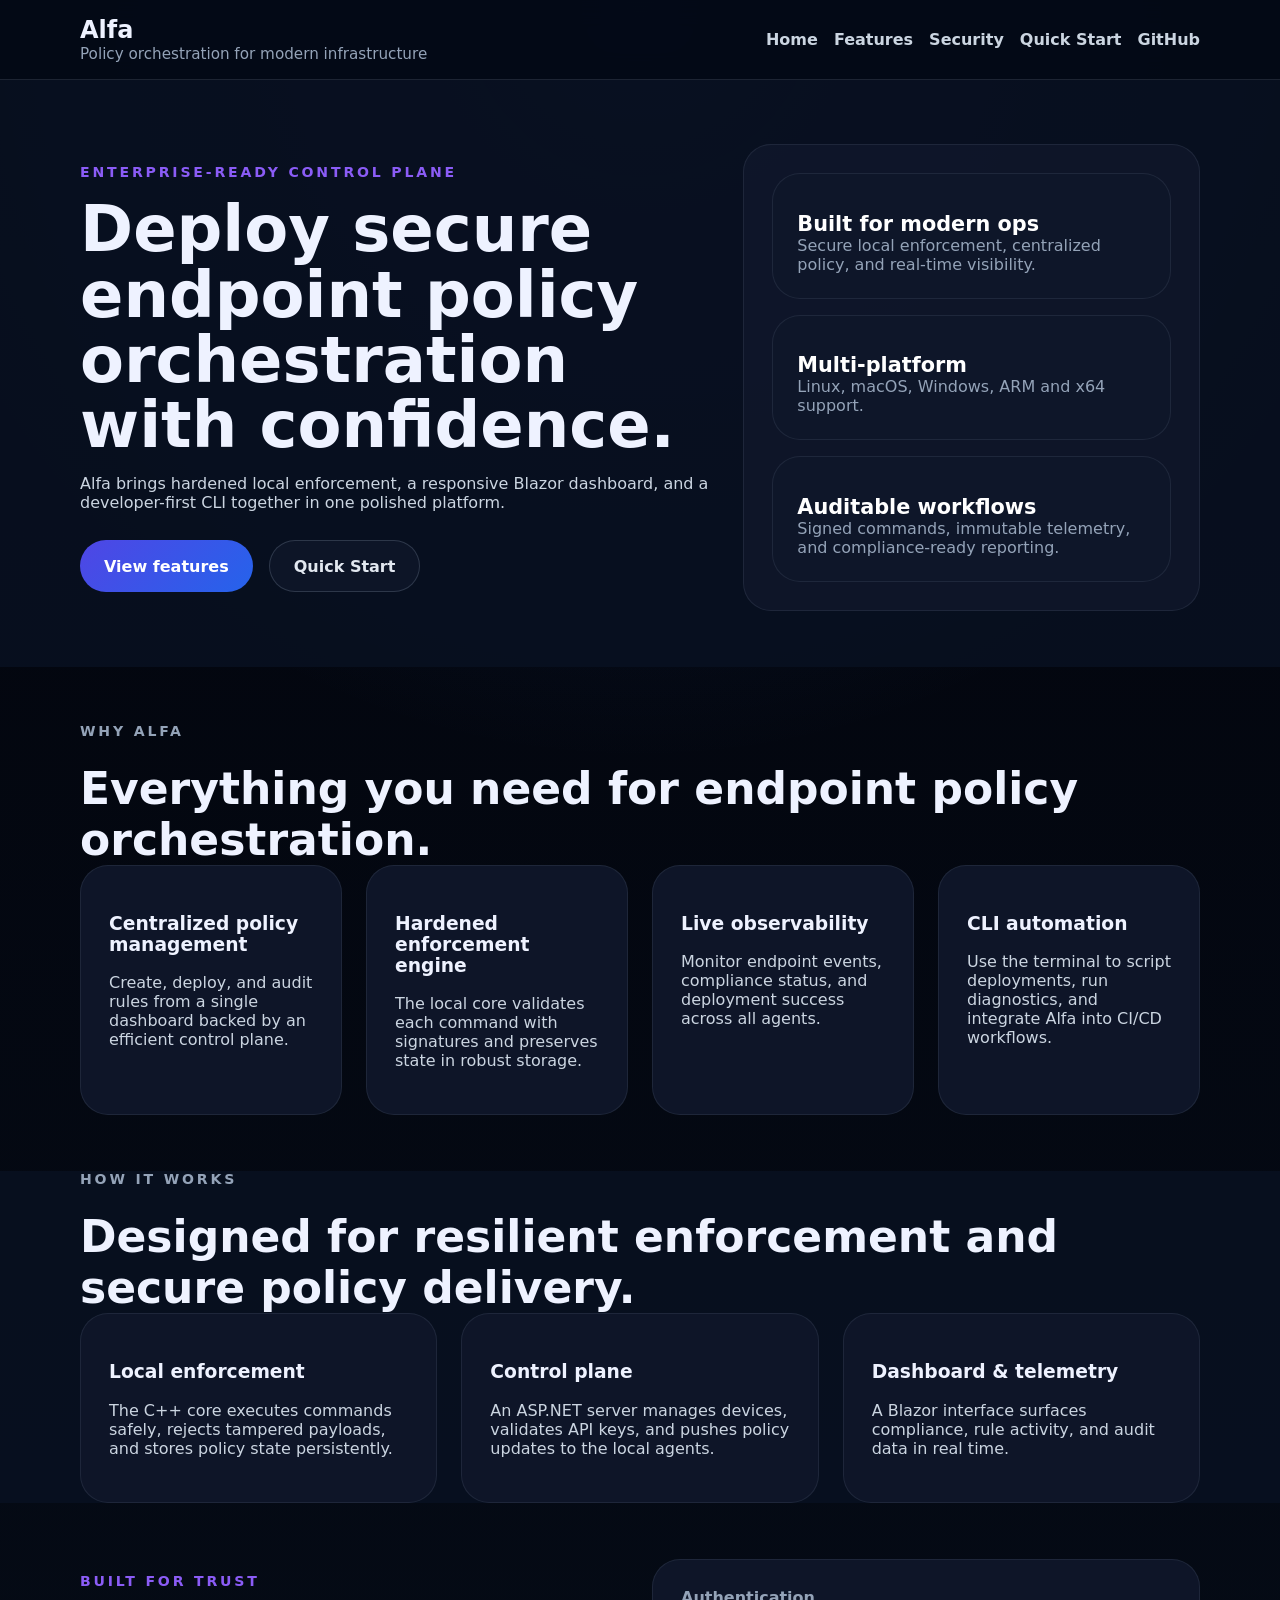
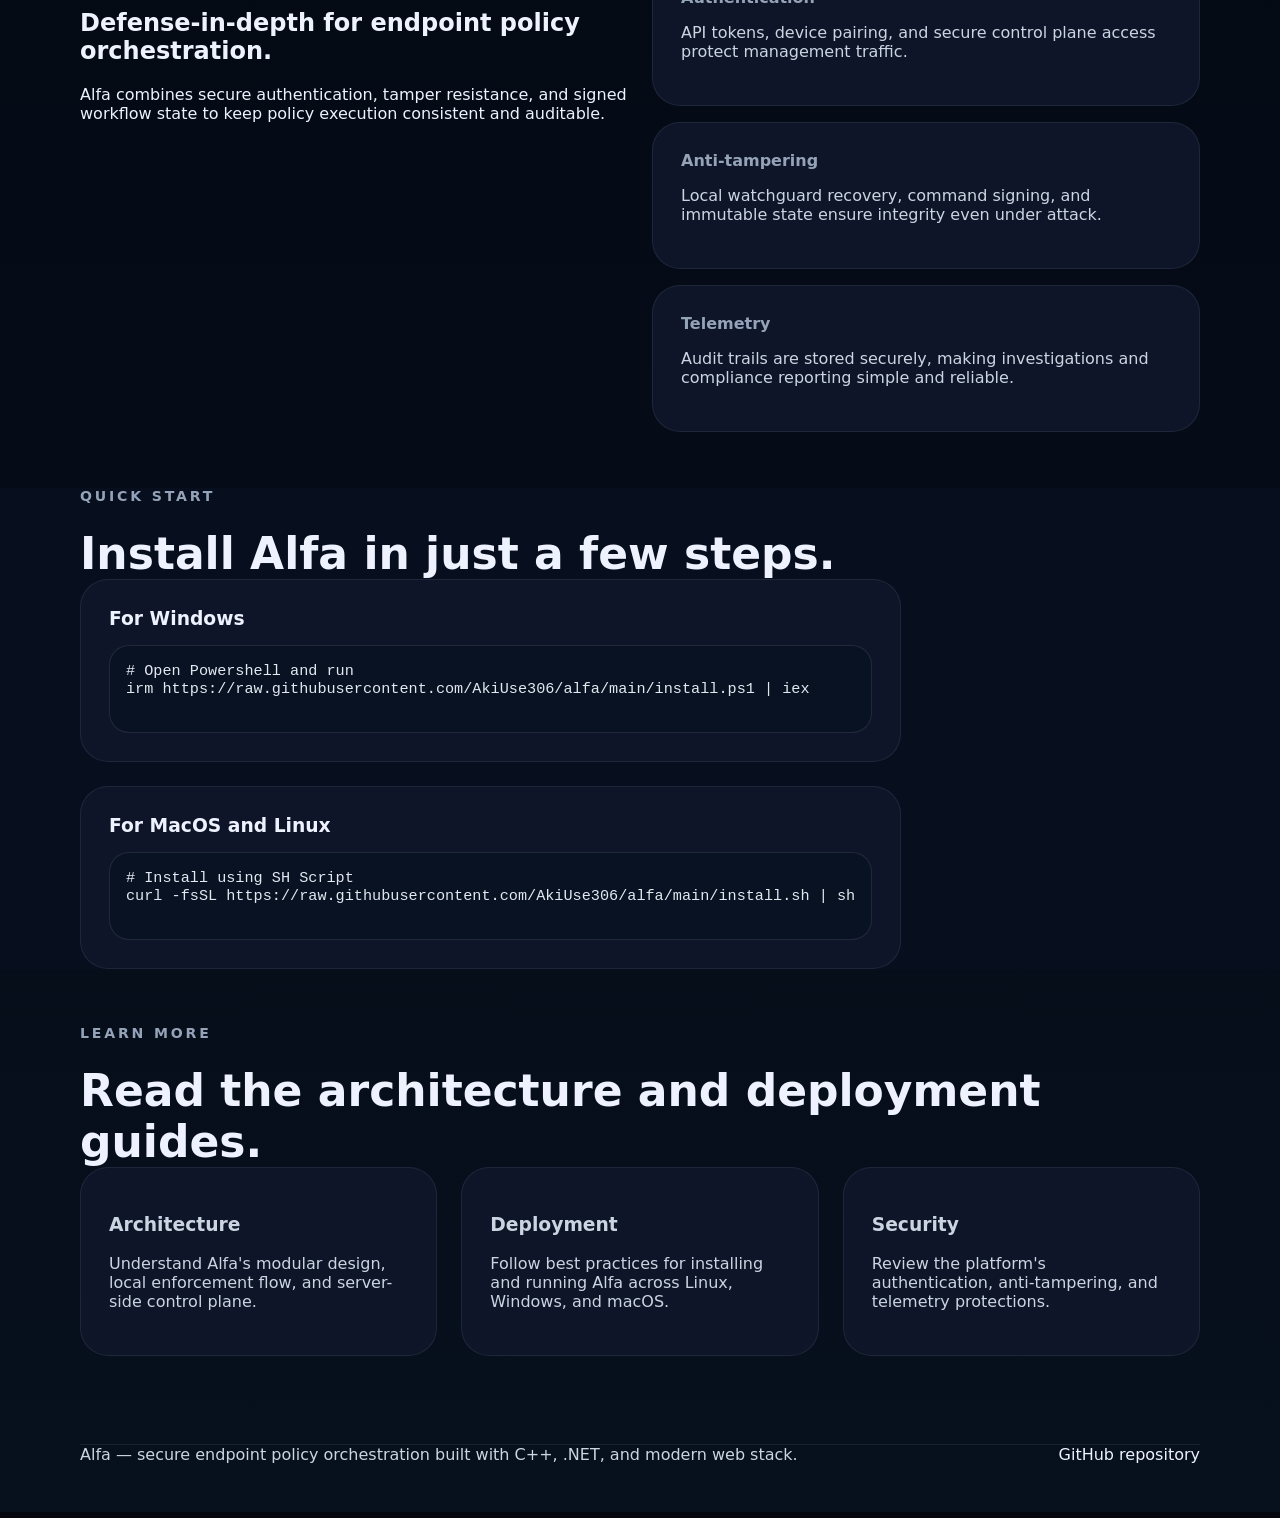
<file: index.html>
<!DOCTYPE html>
<html lang="en">
<head>
  <meta charset="UTF-8" />
  <meta name="viewport" content="width=device-width, initial-scale=1.0" />
  <title>Alfa | Modern Endpoint Policy Orchestration</title>
  <link rel="stylesheet" href="./css/style.css" />
  <meta name="description" content="Alfa is a modern endpoint policy orchestration platform with secure local enforcement, telemetry, and a polished admin experience." />
</head>
<body>
  <header class="site-header">
    <div class="container header-grid">
      <div class="brand">
        <strong>Alfa</strong>
        <span>Policy orchestration for modern infrastructure</span>
      </div>
      <nav class="site-nav">
        <a href="./index.html">Home</a>
        <a href="./features.html">Features</a>
        <a href="./security.html">Security</a>
        <a href="./quickstart.html">Quick Start</a>
        <a href="https://github.com/AkiUse306/alfa" target="_blank" rel="noopener noreferrer">GitHub</a>
      </nav>
    </div>
  </header>

  <main>
    <section class="hero section-primary">
      <div class="container hero-grid">
        <div class="hero-copy">
          <span class="eyebrow">Enterprise-ready control plane</span>
          <h1>Deploy secure endpoint policy orchestration with confidence.</h1>
          <p>Alfa brings hardened local enforcement, a responsive Blazor dashboard, and a developer-first CLI together in one polished platform.</p>
          <div class="hero-actions">
            <a class="button button-primary" href="./features.html">View features</a>
            <a class="button button-secondary" href="./quickstart.html">Quick Start</a>
          </div>
        </div>

        <div class="hero-panel">
          <div class="stat-card accent">
            <strong>Built for modern ops</strong>
            <span>Secure local enforcement, centralized policy, and real-time visibility.</span>
          </div>
          <div class="stat-card">
            <strong>Multi-platform</strong>
            <span>Linux, macOS, Windows, ARM and x64 support.</span>
          </div>
          <div class="stat-card accent-secondary">
            <strong>Auditable workflows</strong>
            <span>Signed commands, immutable telemetry, and compliance-ready reporting.</span>
          </div>
        </div>
      </div>
    </section>

    <section id="features" class="section-light">
      <div class="container section-header">
        <p class="eyebrow">Why Alfa</p>
        <h2>Everything you need for endpoint policy orchestration.</h2>
      </div>
      <div class="container cards-grid">
        <article class="feature-card">
          <h3>Centralized policy management</h3>
          <p>Create, deploy, and audit rules from a single dashboard backed by an efficient control plane.</p>
        </article>
        <article class="feature-card">
          <h3>Hardened enforcement engine</h3>
          <p>The local core validates each command with signatures and preserves state in robust storage.</p>
        </article>
        <article class="feature-card">
          <h3>Live observability</h3>
          <p>Monitor endpoint events, compliance status, and deployment success across all agents.</p>
        </article>
        <article class="feature-card">
          <h3>CLI automation</h3>
          <p>Use the terminal to script deployments, run diagnostics, and integrate Alfa into CI/CD workflows.</p>
        </article>
      </div>
    </section>

    <section id="how-it-works" class="section-primary">
      <div class="container section-header">
        <p class="eyebrow">How it works</p>
        <h2>Designed for resilient enforcement and secure policy delivery.</h2>
      </div>
      <div class="container cards-grid">
        <article class="feature-card">
          <h3>Local enforcement</h3>
          <p>The C++ core executes commands safely, rejects tampered payloads, and stores policy state persistently.</p>
        </article>
        <article class="feature-card">
          <h3>Control plane</h3>
          <p>An ASP.NET server manages devices, validates API keys, and pushes policy updates to the local agents.</p>
        </article>
        <article class="feature-card">
          <h3>Dashboard & telemetry</h3>
          <p>A Blazor interface surfaces compliance, rule activity, and audit data in real time.</p>
        </article>
      </div>
    </section>

    <section id="security" class="section-light">
      <div class="container grid-2">
        <div>
          <p class="eyebrow">Built for trust</p>
          <h2>Defense-in-depth for endpoint policy orchestration.</h2>
          <p>Alfa combines secure authentication, tamper resistance, and signed workflow state to keep policy execution consistent and auditable.</p>
        </div>
        <div class="security-list">
          <div class="security-card">
            <strong>Authentication</strong>
            <p>API tokens, device pairing, and secure control plane access protect management traffic.</p>
          </div>
          <div class="security-card">
            <strong>Anti-tampering</strong>
            <p>Local watchguard recovery, command signing, and immutable state ensure integrity even under attack.</p>
          </div>
          <div class="security-card">
            <strong>Telemetry</strong>
            <p>Audit trails are stored securely, making investigations and compliance reporting simple and reliable.</p>
          </div>
        </div>
      </div>
    </section>

    <section id="quickstart" class="section-primary">
      <div class="container section-header">
        <p class="eyebrow">Quick start</p>
        <h2>Install Alfa in just a few steps.</h2>
      </div>
      <div class="container code-grid">
        <div class="code-panel">
          <h3>For Windows</h3>
          <pre><code># Open Powershell and run
irm https://raw.githubusercontent.com/AkiUse306/alfa/main/install.ps1 | iex
          </code></pre>
        </div></br>
        <div class="code-panel">
          <h3>For MacOS and Linux</h3>
          <pre><code># Install using SH Script
curl -fsSL https://raw.githubusercontent.com/AkiUse306/alfa/main/install.sh | sh
          </code></pre>
        </div>
      </div>
    </section>

    <section id="learn-more" class="section-light learn-more">
      <div class="container section-header">
        <p class="eyebrow">Learn more</p>
        <h2>Read the architecture and deployment guides.</h2>
      </div>
      <div class="container cards-grid">
        <article class="feature-card">
          <h3><a href="architecture.md">Architecture</a></h3>
          <p>Understand Alfa's modular design, local enforcement flow, and server-side control plane.</p>
        </article>
        <article class="feature-card">
          <h3><a href="deployment.md">Deployment</a></h3>
          <p>Follow best practices for installing and running Alfa across Linux, Windows, and macOS.</p>
        </article>
        <article class="feature-card">
          <h3><a href="security.md">Security</a></h3>
          <p>Review the platform's authentication, anti-tampering, and telemetry protections.</p>
        </article>
      </div>
    </section>
  </main>

  <footer class="site-footer">
    <div class="container footer-grid">
      <p>Alfa — secure endpoint policy orchestration built with C++, .NET, and modern web stack.</p>
      <a href="https://github.com/AkiUse306/alfa" target="_blank" rel="noopener noreferrer">GitHub repository</a>
    </div>
  </footer>
</body>
</html>
</file>
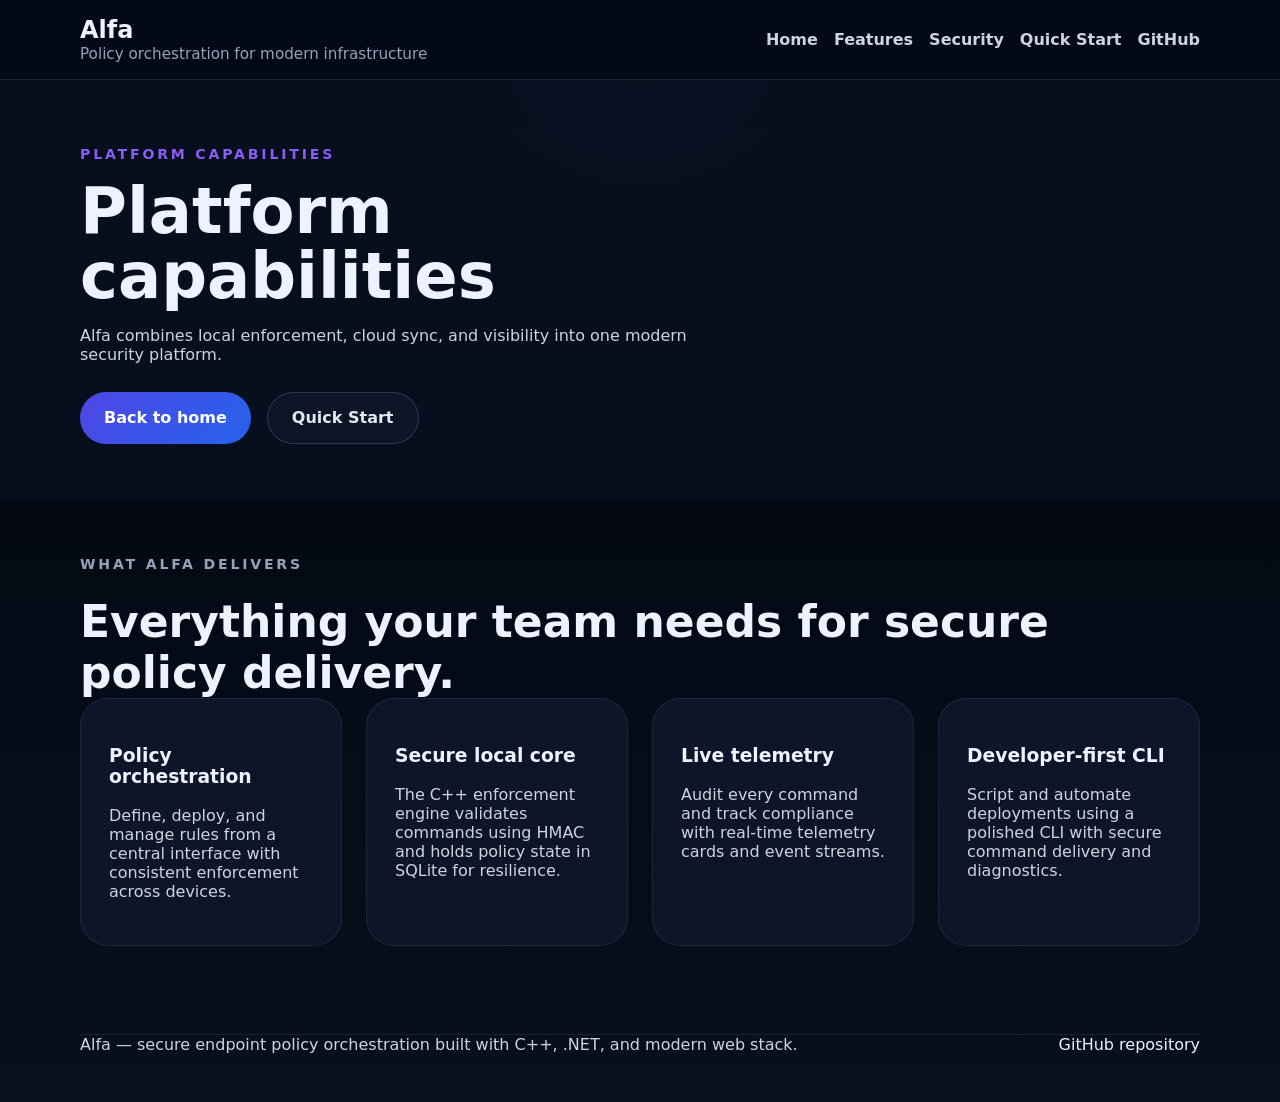
<file: features.html>
<!DOCTYPE html>
<html lang="en">
<head>
  <meta charset="UTF-8" />
  <meta name="viewport" content="width=device-width, initial-scale=1.0" />
  <title>Alfa | Features</title>
  <link rel="stylesheet" href="./css/style.css" />
  <meta name="description" content="Explore Alfa's core features, including centralized policy workflows, secure local enforcement, and developer-friendly CLI capabilities." />
</head>
<body>
  <header class="site-header">
    <div class="container header-grid">
      <div class="brand">
        <strong>Alfa</strong>
        <span>Policy orchestration for modern infrastructure</span>
      </div>
      <nav class="site-nav">
        <a href="./index.html">Home</a>
        <a href="./features.html">Features</a>
        <a href="./security.html">Security</a>
        <a href="./quickstart.html">Quick Start</a>
        <a href="https://github.com/AkiUse306/alfa" target="_blank" rel="noopener noreferrer">GitHub</a>
      </nav>
    </div>
  </header>

  <main>
    <section class="hero section-primary">
      <div class="container hero-grid">
        <div class="hero-copy">
          <span class="eyebrow">Platform capabilities</span>
          <h1>Platform capabilities</h1>
          <p>Alfa combines local enforcement, cloud sync, and visibility into one modern security platform.</p>
          <div class="hero-actions">
            <a class="button button-primary" href="./index.html">Back to home</a>
            <a class="button button-secondary" href="./quickstart.html">Quick Start</a>
          </div>
        </div>
      </div>
    </section>

    <section class="section-light">
      <div class="container section-header">
        <p class="eyebrow">What Alfa delivers</p>
        <h2>Everything your team needs for secure policy delivery.</h2>
      </div>
      <div class="container cards-grid">
        <article class="feature-card">
          <h3>Policy orchestration</h3>
          <p>Define, deploy, and manage rules from a central interface with consistent enforcement across devices.</p>
        </article>
        <article class="feature-card">
          <h3>Secure local core</h3>
          <p>The C++ enforcement engine validates commands using HMAC and holds policy state in SQLite for resilience.</p>
        </article>
        <article class="feature-card">
          <h3>Live telemetry</h3>
          <p>Audit every command and track compliance with real-time telemetry cards and event streams.</p>
        </article>
        <article class="feature-card">
          <h3>Developer-first CLI</h3>
          <p>Script and automate deployments using a polished CLI with secure command delivery and diagnostics.</p>
        </article>
      </div>
    </section>
  </main>

  <footer class="site-footer">
    <div class="container footer-grid">
      <p>Alfa — secure endpoint policy orchestration built with C++, .NET, and modern web stack.</p>
      <a href="https://github.com/AkiUse306/alfa" target="_blank" rel="noopener noreferrer">GitHub repository</a>
    </div>
  </footer>
</body>
</html>
</file>
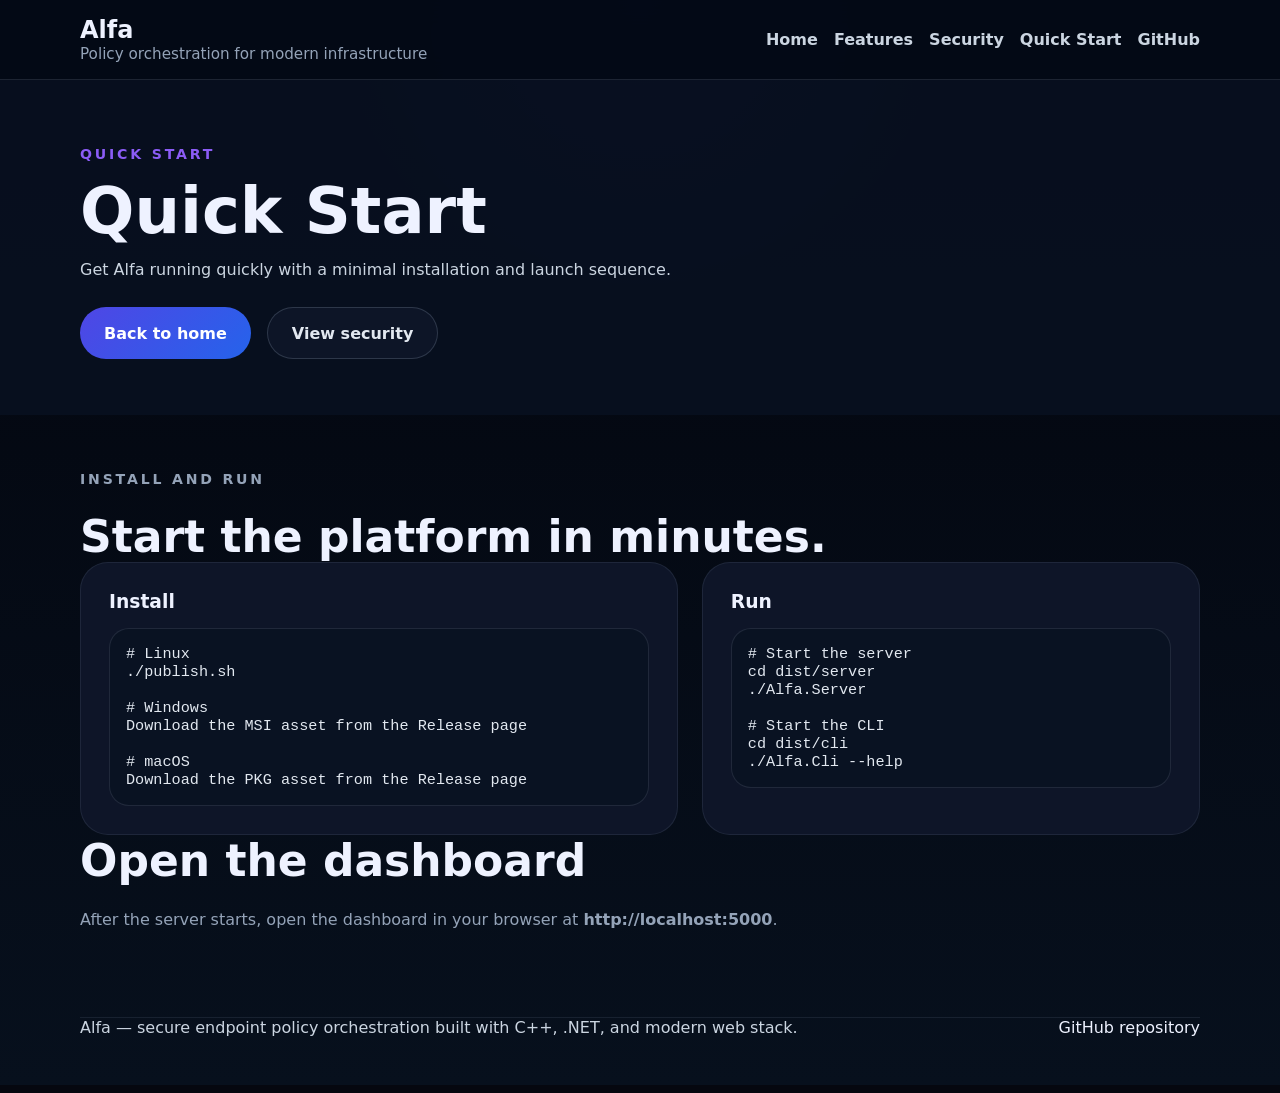
<file: quickstart.html>
<!DOCTYPE html>
<html lang="en">
<head>
  <meta charset="UTF-8" />
  <meta name="viewport" content="width=device-width, initial-scale=1.0" />
  <title>Alfa | Quick Start</title>
  <link rel="stylesheet" href="./css/style.css" />
  <meta name="description" content="Follow the Alfa quick start guide to install, run, and launch the dashboard quickly." />
</head>
<body>
  <header class="site-header">
    <div class="container header-grid">
      <div class="brand">
        <strong>Alfa</strong>
        <span>Policy orchestration for modern infrastructure</span>
      </div>
      <nav class="site-nav">
        <a href="./index.html">Home</a>
        <a href="./features.html">Features</a>
        <a href="./security.html">Security</a>
        <a href="./quickstart.html">Quick Start</a>
        <a href="https://github.com/AkiUse306/alfa" target="_blank" rel="noopener noreferrer">GitHub</a>
      </nav>
    </div>
  </header>

  <main>
    <section class="hero section-primary">
      <div class="container hero-grid">
        <div class="hero-copy">
          <span class="eyebrow">Quick Start</span>
          <h1>Quick Start</h1>
          <p>Get Alfa running quickly with a minimal installation and launch sequence.</p>
          <div class="hero-actions">
            <a class="button button-primary" href="./index.html">Back to home</a>
            <a class="button button-secondary" href="./security.html">View security</a>
          </div>
        </div>
      </div>
    </section>

    <section class="section-light">
      <div class="container section-header">
        <p class="eyebrow">Install and run</p>
        <h2>Start the platform in minutes.</h2>
      </div>
      <div class="container code-grid">
        <div class="code-panel">
          <h3>Install</h3>
          <pre><code># Linux
./publish.sh

# Windows
Download the MSI asset from the Release page

# macOS
Download the PKG asset from the Release page</code></pre>
        </div>
        <div class="code-panel">
          <h3>Run</h3>
          <pre><code># Start the server
cd dist/server
./Alfa.Server

# Start the CLI
cd dist/cli
./Alfa.Cli --help</code></pre>
        </div>
      </div>
      <div class="container section-header">
        <h2>Open the dashboard</h2>
        <p>After the server starts, open the dashboard in your browser at <strong>http://localhost:5000</strong>.</p>
      </div>
    </section>
  </main>

  <footer class="site-footer">
    <div class="container footer-grid">
      <p>Alfa — secure endpoint policy orchestration built with C++, .NET, and modern web stack.</p>
      <a href="https://github.com/AkiUse306/alfa" target="_blank" rel="noopener noreferrer">GitHub repository</a>
    </div>
  </footer>
</body>
</html>
</file>
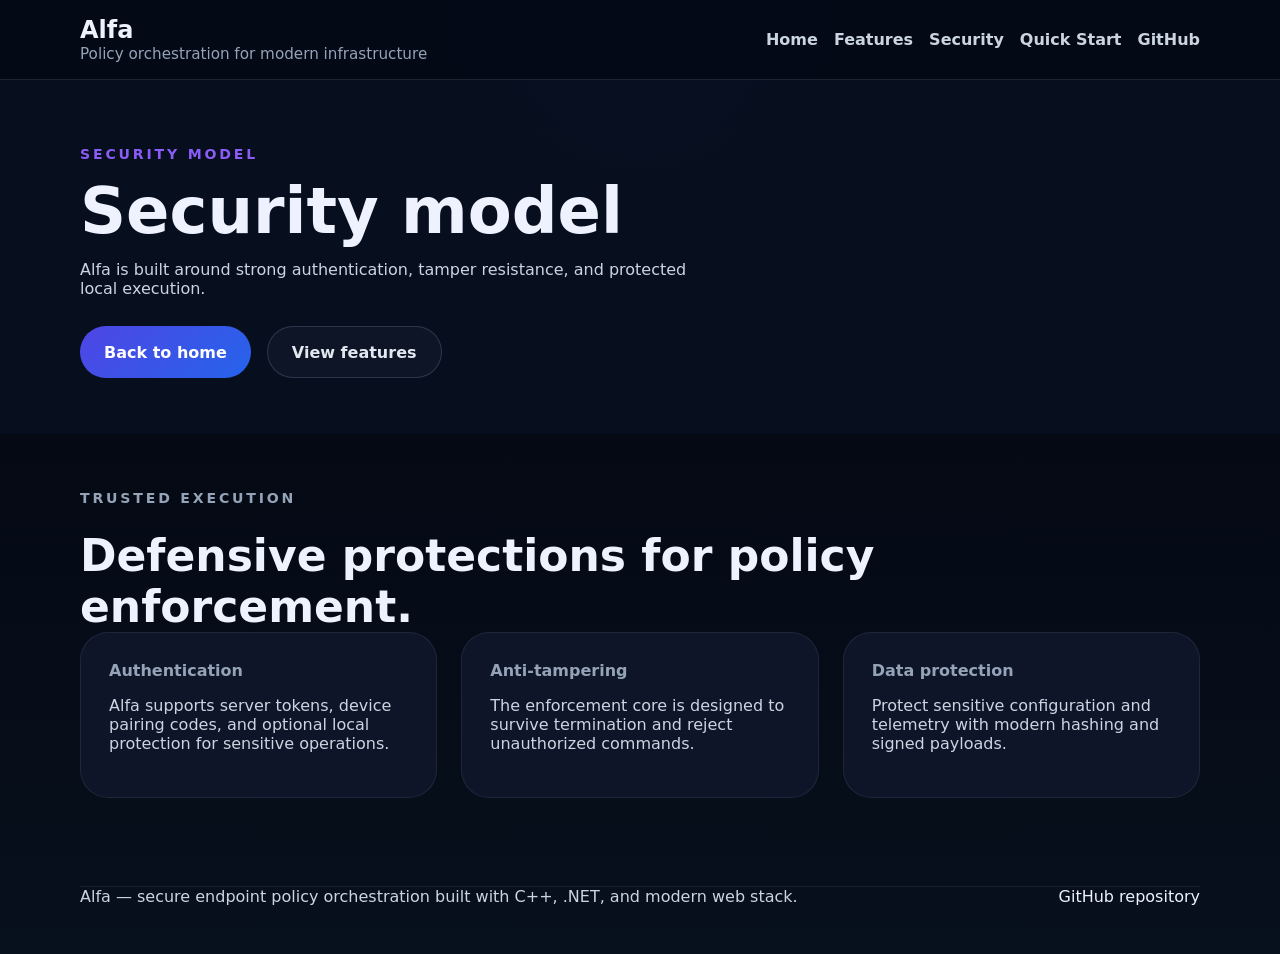
<file: security.html>
<!DOCTYPE html>
<html lang="en">
<head>
  <meta charset="UTF-8" />
  <meta name="viewport" content="width=device-width, initial-scale=1.0" />
  <title>Alfa | Security</title>
  <link rel="stylesheet" href="./css/style.css" />
  <meta name="description" content="Read Alfa's security model, including authentication, anti-tampering, and data protection features." />
</head>
<body>
  <header class="site-header">
    <div class="container header-grid">
      <div class="brand">
        <strong>Alfa</strong>
        <span>Policy orchestration for modern infrastructure</span>
      </div>
      <nav class="site-nav">
        <a href="./index.html">Home</a>
        <a href="./features.html">Features</a>
        <a href="./security.html">Security</a>
        <a href="./quickstart.html">Quick Start</a>
        <a href="https://github.com/AkiUse306/alfa" target="_blank" rel="noopener noreferrer">GitHub</a>
      </nav>
    </div>
  </header>

  <main>
    <section class="hero section-primary">
      <div class="container hero-grid">
        <div class="hero-copy">
          <span class="eyebrow">Security model</span>
          <h1>Security model</h1>
          <p>Alfa is built around strong authentication, tamper resistance, and protected local execution.</p>
          <div class="hero-actions">
            <a class="button button-primary" href="./index.html">Back to home</a>
            <a class="button button-secondary" href="./features.html">View features</a>
          </div>
        </div>
      </div>
    </section>

    <section class="section-light">
      <div class="container section-header">
        <p class="eyebrow">Trusted execution</p>
        <h2>Defensive protections for policy enforcement.</h2>
      </div>
      <div class="container cards-grid">
        <article class="security-card">
          <strong>Authentication</strong>
          <p>Alfa supports server tokens, device pairing codes, and optional local protection for sensitive operations.</p>
        </article>
        <article class="security-card">
          <strong>Anti-tampering</strong>
          <p>The enforcement core is designed to survive termination and reject unauthorized commands.</p>
        </article>
        <article class="security-card">
          <strong>Data protection</strong>
          <p>Protect sensitive configuration and telemetry with modern hashing and signed payloads.</p>
        </article>
      </div>
    </section>
  </main>

  <footer class="site-footer">
    <div class="container footer-grid">
      <p>Alfa — secure endpoint policy orchestration built with C++, .NET, and modern web stack.</p>
      <a href="https://github.com/AkiUse306/alfa" target="_blank" rel="noopener noreferrer">GitHub repository</a>
    </div>
  </footer>
</body>
</html>
</file>
<file: css/style.css>
:root {
  color-scheme: dark;
  font-family: Inter, system-ui, -apple-system, BlinkMacSystemFont, 'Segoe UI', sans-serif;
  background: #05070f;
  color: #eef2ff;
}

* {
  box-sizing: border-box;
}

body {
  margin: 0;
  min-height: 100vh;
  background: radial-gradient(circle at top, rgba(59, 130, 246, 0.16), transparent 24%),
              linear-gradient(180deg, #02040c 0%, #07101d 100%);
}

a {
  color: inherit;
  text-decoration: none;
}

button,
input,
textarea,
select {
  font: inherit;
}

.container {
  width: min(1120px, calc(100% - 2rem));
  margin: 0 auto;
}

.site-header {
  position: sticky;
  top: 0;
  z-index: 10;
  background: rgba(4, 10, 22, 0.96);
  border-bottom: 1px solid rgba(148, 163, 184, 0.18);
  backdrop-filter: blur(12px);
}

.header-grid,
.hero-grid,
.section-header,
.cards-grid,
.grid-2,
.code-grid,
.footer-grid {
  display: grid;
  gap: 1.5rem;
}

.header-grid {
  grid-template-columns: 1fr auto;
  align-items: center;
  padding: 1rem 0;
}

.brand strong {
  display: block;
  font-size: 1.5rem;
}

.brand span {
  color: #94a3b8;
  font-size: 0.95rem;
}

.site-nav {
  display: flex;
  flex-wrap: wrap;
  justify-content: flex-end;
  gap: 1rem;
}

.site-nav a {
  color: #cbd5e1;
  font-weight: 600;
  transition: color 150ms ease;
}

.site-nav a:hover {
  color: #fff;
}

.hero {
  padding: 4rem 0 3.5rem;
}

.section-primary {
  background: rgba(8, 16, 32, 0.92);
}

.section-light {
  padding: 3.5rem 0;
}

.hero-grid {
  grid-template-columns: minmax(0, 1.4fr) minmax(320px, 1fr);
  align-items: center;
}

.hero-copy h1 {
  margin: 1rem 0 1rem;
  font-size: clamp(2.6rem, 5vw, 4rem);
  line-height: 1.02;
}

.hero-copy p,
.feature-card p,
.security-card p,
.code-panel p {
  color: #cbd5e1;
}

.eyebrow {
  text-transform: uppercase;
  letter-spacing: 0.2em;
  color: #8b5cf6;
  font-size: 0.88rem;
  font-weight: 700;
}

.hero-actions {
  display: flex;
  flex-wrap: wrap;
  gap: 1rem;
  margin-top: 1.75rem;
}

.button {
  display: inline-flex;
  align-items: center;
  justify-content: center;
  min-height: 52px;
  padding: 0 1.5rem;
  border-radius: 999px;
  font-weight: 700;
  transition: transform 180ms ease, box-shadow 180ms ease;
}

.button:hover {
  transform: translateY(-1px);
  box-shadow: 0 20px 40px rgba(29, 78, 216, 0.18);
}

.button-primary {
  background: linear-gradient(135deg, #4f46e5, #2563eb);
  color: #fff;
}

.button-secondary {
  border: 1px solid rgba(148, 163, 184, 0.24);
  color: #e2e8f0;
  background: rgba(15, 23, 42, 0.88);
}

.hero-panel,
.stat-card,
.feature-card,
.security-card,
.code-panel {
  padding: 1.75rem;
  border-radius: 28px;
  background: rgba(15, 23, 42, 0.94);
  border: 1px solid rgba(148, 163, 184, 0.12);
}

.hero-panel {
  display: grid;
  gap: 1rem;
}

.hero-panel .stat-card {
  padding: 1.5rem;
}

.stat-card strong {
  display: block;
  margin-top: 0.85rem;
  font-size: 1.3rem;
  color: #fff;
}

.stat-card span,
.security-card strong {
  color: #94a3b8;
}

.feature-card {
  transition: transform 180ms ease, border-color 180ms ease, background 180ms ease;
}

.feature-card:hover,
.security-card:hover,
.code-panel:hover {
  transform: translateY(-2px);
  border-color: rgba(148, 163, 184, 0.25);
  background: rgba(15, 23, 42, 1);
}

.cards-grid {
  grid-template-columns: repeat(auto-fit, minmax(240px, 1fr));
}

.grid-2 {
  grid-template-columns: 1fr 1fr;
  align-items: start;
}

.security-list {
  display: grid;
  gap: 1rem;
}

.security-card strong {
  display: block;
  margin-bottom: 0.6rem;
}

.code-grid {
  grid-template-columns: 1.2fr 1fr;
}

.code-panel pre {
  margin: 1rem 0 0;
  padding: 1rem;
  background: rgba(10, 18, 34, 0.95);
  border: 1px solid rgba(148, 163, 184, 0.16);
  border-radius: 20px;
  overflow-x: auto;
  color: #e2e8f0;
  font-family: ui-monospace, SFMono-Regular, Menlo, Monaco, Consolas, "Liberation Mono", "Courier New", monospace;
  font-size: 0.95rem;
}

.code-panel h3 {
  margin: 0;
}

.learn-more .feature-card a {
  color: #cbd5e1;
  text-decoration: none;
}

.learn-more .feature-card a:hover {
  color: #fff;
}

.section-header h2 {
  margin: 0;
  font-size: clamp(2rem, 4vw, 2.75rem);
}

.section-header p {
  margin: 0;
  color: #94a3b8;
}

.site-footer {
  padding: 2rem 0 3rem;
}

.footer-grid {
  grid-template-columns: 1fr auto;
  align-items: center;
  border-top: 1px solid rgba(148, 163, 184, 0.12);
}

.site-footer p {
  margin: 0;
  color: #cbd5e1;
}

@media (max-width: 900px) {
  .header-grid,
  .hero-grid,
  .grid-2,
  .code-grid,
  .footer-grid {
    grid-template-columns: 1fr;
  }

  .site-nav {
    justify-content: center;
  }
}

@media (max-width: 680px) {
  .hero-copy h1 {
    font-size: 2.5rem;
  }

  .hero-actions {
    flex-direction: column;
    align-items: stretch;
  }
}
</file>
